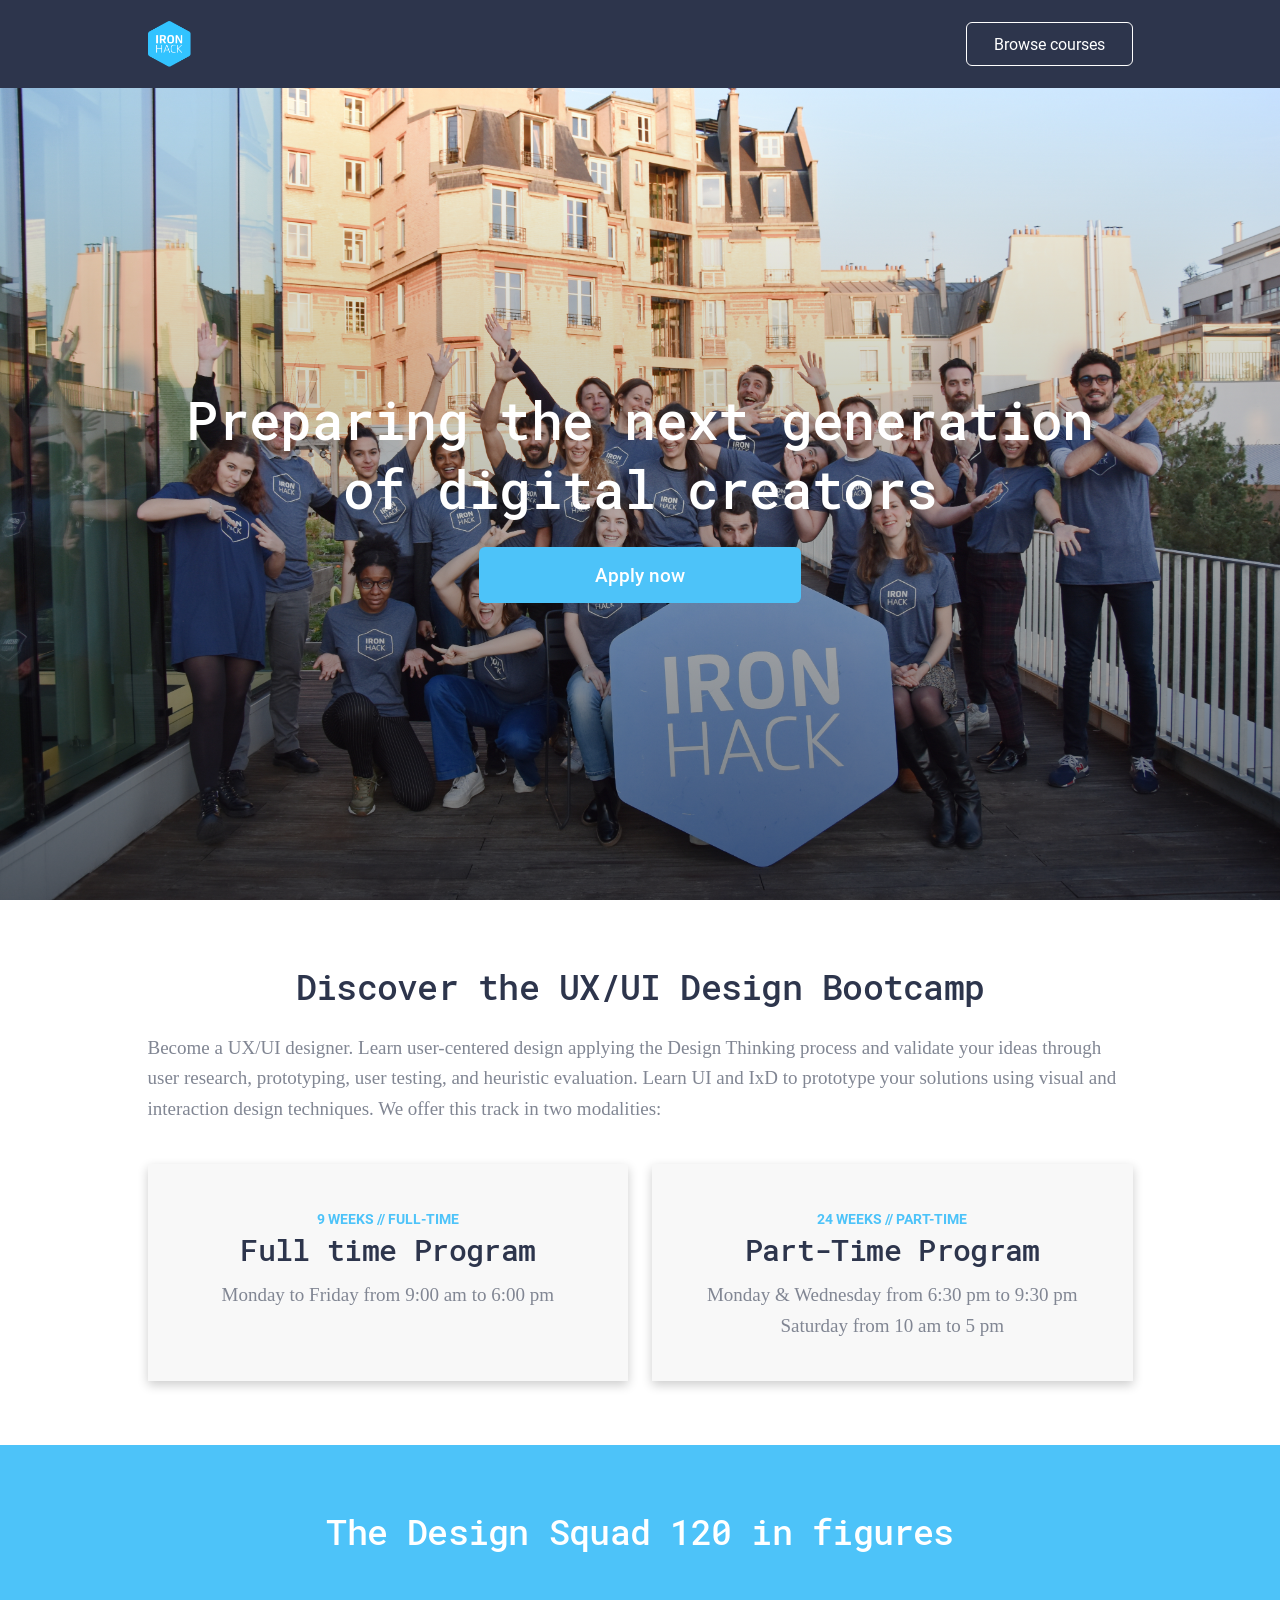
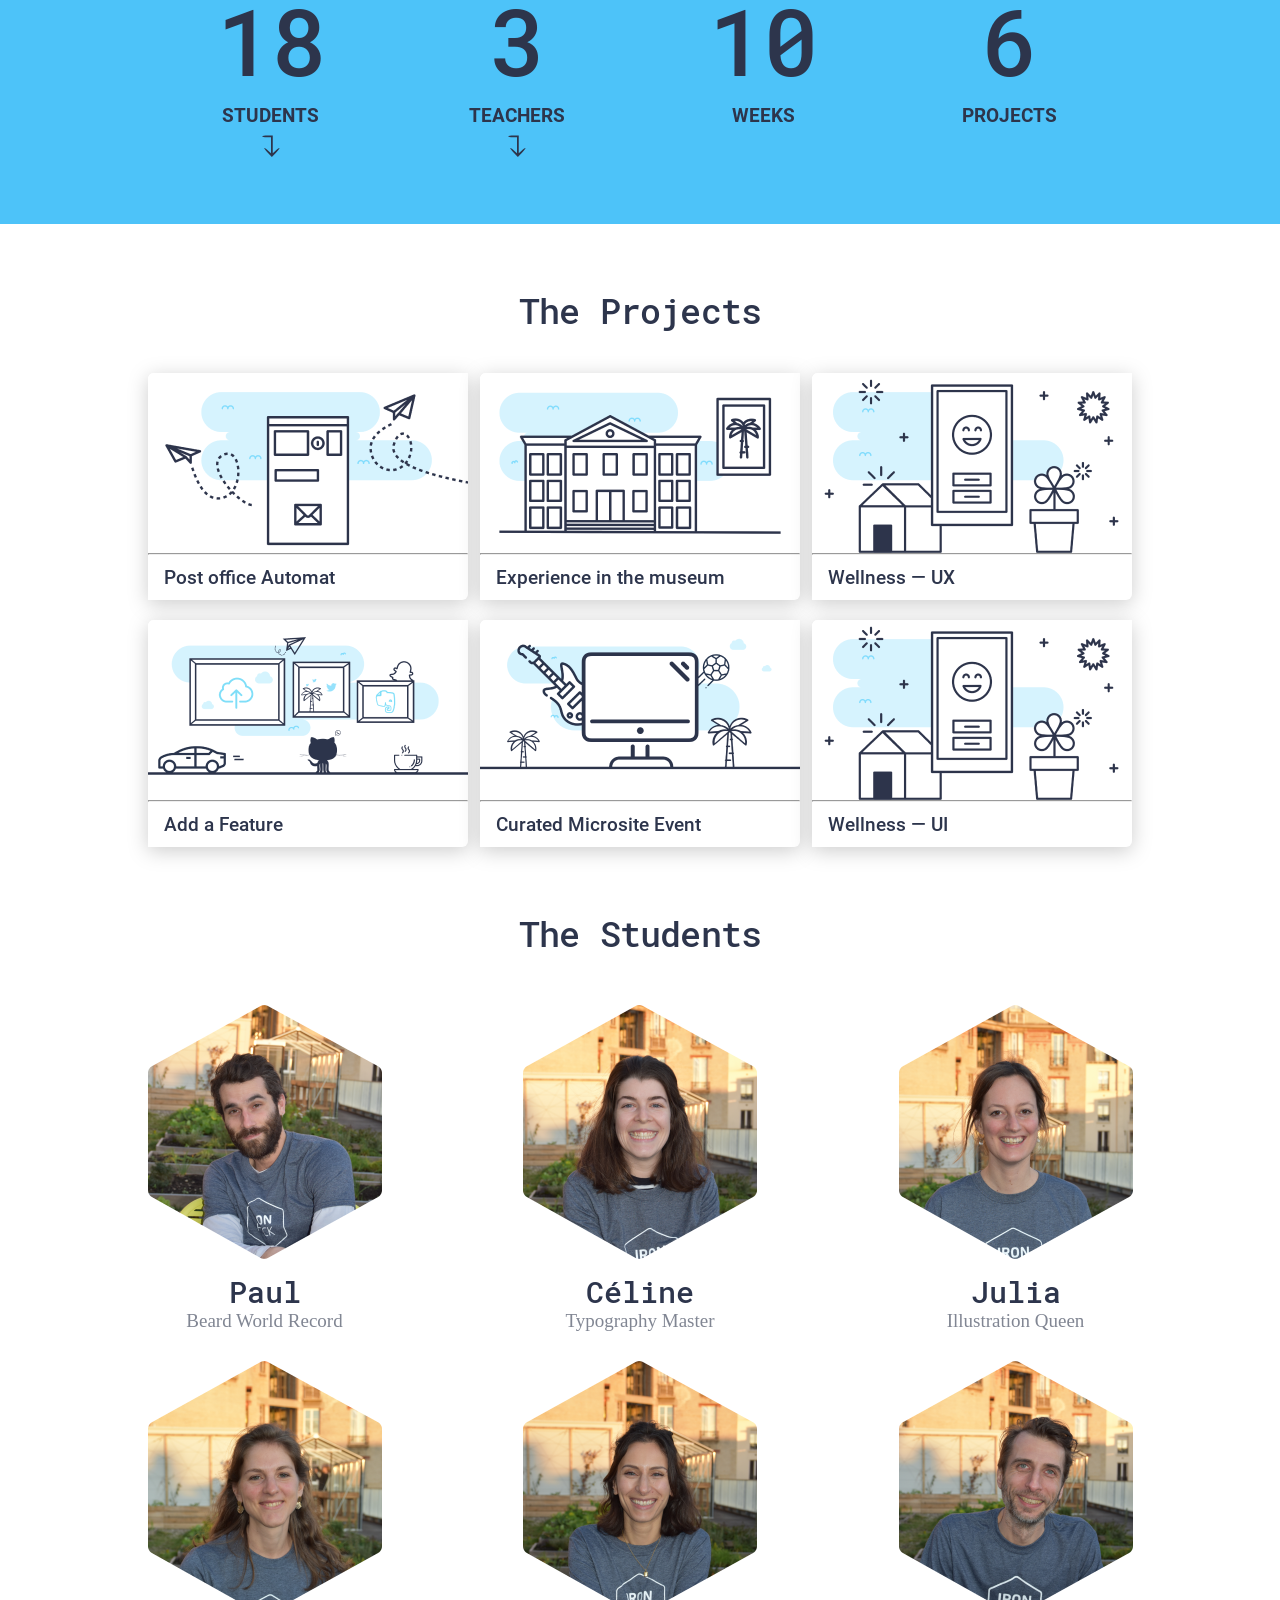
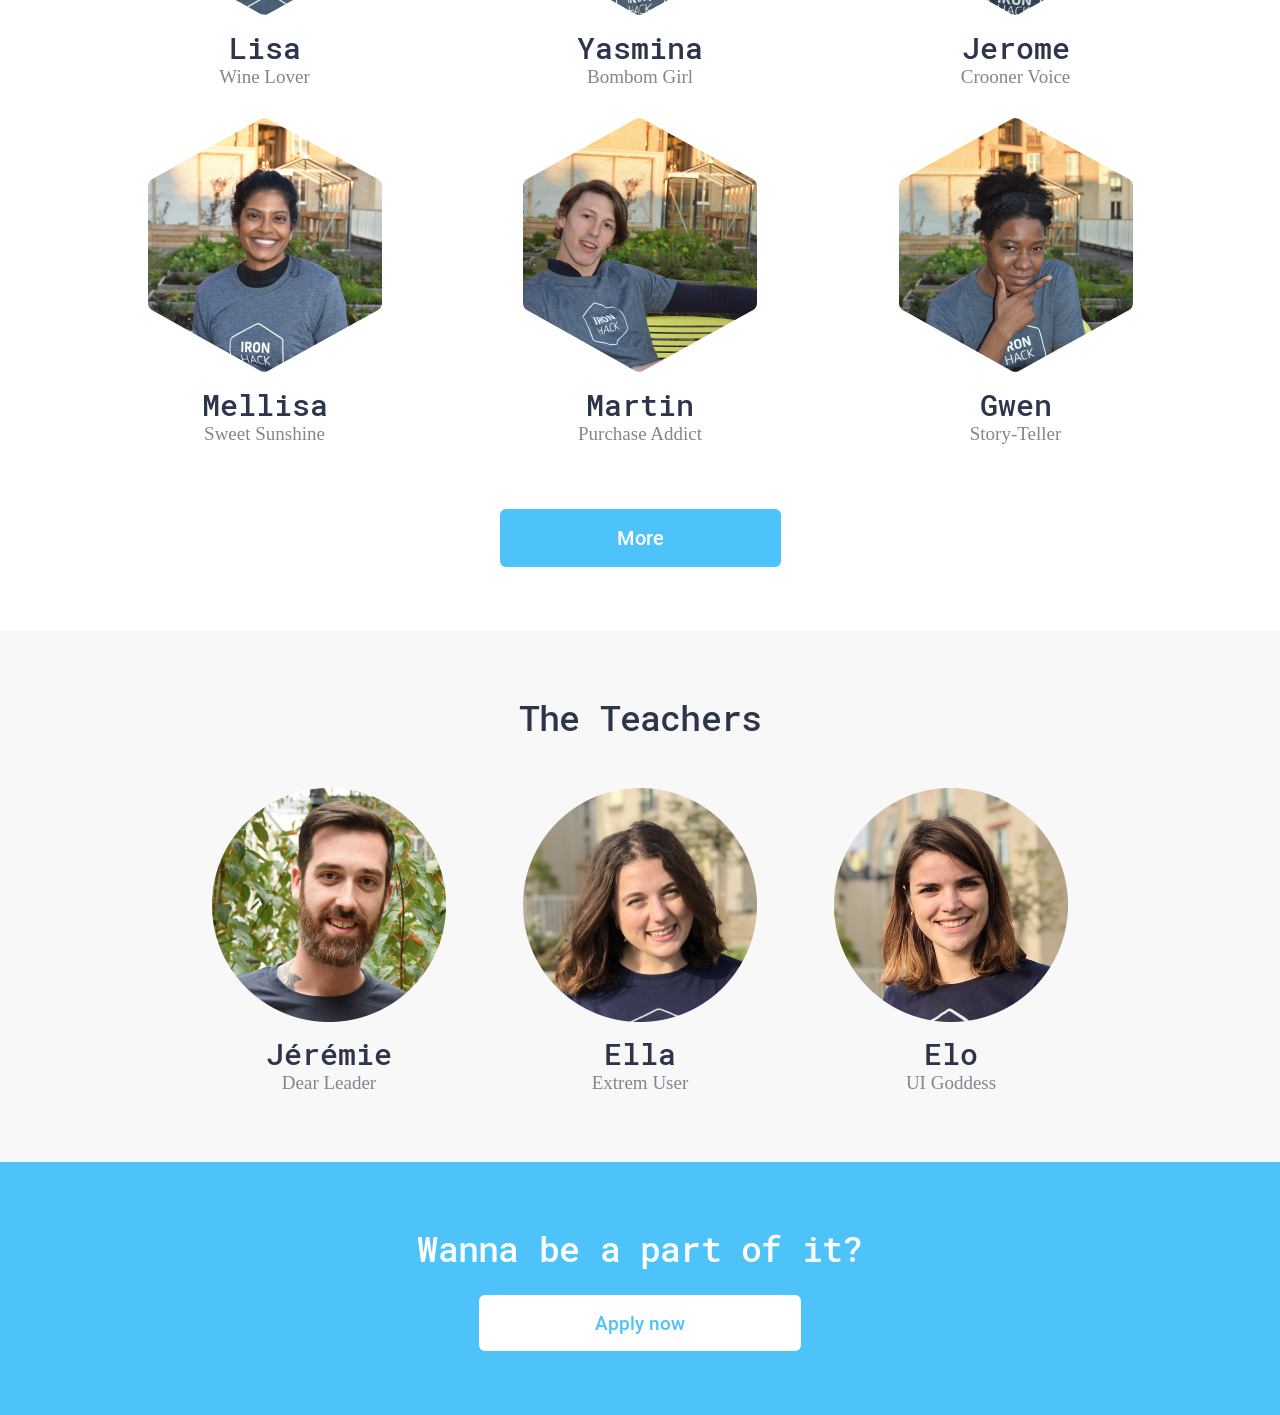
<file: index.html>
<!DOCTYPE >
<html lang="en">
	<head>
		<title>Ironhack</title>
		<meta charset="UTF-8" />
		<meta name="robots" content="none" />
		<meta name="keywords" content="name" />
		<link rel="stylesheet" href="style.css" />

		<link rel="apple-touch-icon" sizes="180x180" href="assets/img/favicon/apple-touch-icon.png" />
		<link rel="icon" type="image/png" sizes="32x32" href="assets/img/favicon/favicon-32x32.png" />
		<link rel="icon" type="image/png" sizes="16x16" href="assets/img/favicon/favicon-16x16.png" />
		<link rel="manifest" href="site.webmanifest" />
		<link rel="mask-icon" href="assets/img/favicon/safari-pinned-tab.svg" color="#4dc3f9" />
		<link rel="shortcut icon" href="/Ironhack-s_Landing_Page.io/favicon.ico" />
		<meta name="msapplication-TileColor" content="#4dc3f9" />
		<meta name="msapplication-config" content="browserconfig.xml" />
		<meta name="theme-color" content="#ffffff" />
	</head>
	<body onresize="adaptiveSize();" onload="adaptiveSize();">
		<nav class="nav">
			<div class="nav__wrapper wrapper adaptive">
				<a href="#" target="_self"><img class="nav__img adaptive" src="assets/img/logo.png" width="44" alt="logo" /></a>
				<!-- TODO: Change attribute 'target' of link below on '_blank' -->
				<a class="nav__catalog-link adaptive" href="#" target="_self">Browse courses</a>
			</div>
		</nav>
		<aside>
			<div class="overlay about-overlay d-n">
				<div class="about-overlay__mw">
					<div class="about-overlay__header">
						<div class="about-overlay__title">
							<h3 class="about-overlay__h3 h3 adaptive" id="firstname"></h3>
							<p class="about-overlay__blue-text blue-text" id="country"></p>
						</div>
						<button class="about-overlay__btn-close btn-close" onclick="statusMWAbout(null, event, 'close');">
							<svg width="32" height="32" viewBox="0 0 32 32" fill="none" xmlns="http://www.w3.org/2000/svg">
								<rect width="32" height="32" rx="16" fill="#4DC3F9" />
								<path
									fill-rule="evenodd"
									clip-rule="evenodd"
									d="M24.6777 7.73654L7.70711 24.7071L7 24L23.9706 7.02944L24.6777 7.73654Z"
									fill="white" />
								<path
									fill-rule="evenodd"
									clip-rule="evenodd"
									d="M24.2635 24.6777L7.29289 7.70711L8 7L24.9706 23.9706L24.2635 24.6777Z"
									fill="white" />
							</svg>
						</button>
					</div>
					<div class="about-overlay__body">
						<div class="about-overlay__block about-overlay__block-left">
							<div class="about-overlay__item">
								<h4 class="about-overlay__h4 h4 adaptive">Character</h4>
								<ul class="about-overlay__list" id="character">
									<li class="about-overlay__text text adaptive"></li>
									<li class="about-overlay__text text adaptive"></li>
									<li class="about-overlay__text text adaptive"></li>
								</ul>
							</div>
							<div class="about-overlay__item">
								<h4 class="about-overlay__h4 h4 adaptive">Hobbies</h4>
								<ul class="about-overlay__list" id="hobbies">
									<li class="about-overlay__text text adaptive"></li>
									<li class="about-overlay__text text adaptive"></li>
									<li class="about-overlay__text text adaptive"></li>
								</ul>
							</div>
							<div class="about-overlay__item">
								<h4 class="about-overlay__h4 h4 adaptive">In a nutshell</h4>
								<p class="about-overlay__text text adaptive" id="in_a_nutshell"></p>
							</div>
						</div>
						<div class="about-overlay__block about-overlay__block-right">
							<p class="about-overlay__text text adaptive" id="biography"></p>
						</div>
					</div>
				</div>
			</div>
			<div class="overlay select-overlay d-n" onclick="hiddenListCountry()">
				<div class="select-overlay__mw">
					<div class="select-overlay__body" id="country-select">
						<input class="select-overlay__blue-text" id="default-selected" value="Argentina" readonly />
						<ul class="select-overlay__list">
							<li onclick="selectedCountry(event);" id="selected">Argentina</li>
							<li onclick="selectedCountry(event);">Russia</li>
							<li onclick="selectedCountry(event);">USA</li>
							<li onclick="selectedCountry(event);">Britain</li>
							<li onclick="selectedCountry(event);">China</li>
						</ul>
					</div>
				</div>
			</div>
			<div class="overlay apply-overlay d-n">
				<div class="apply-overlay__mw">
					<div class="apply-overlay__header">
						<h3 class="apply-overlay__h3 h3 adaptive" id="firstname">Apply</h3>
						<button class="apply-overlay__btn-close btn-close" onclick="statusMWApply(event, 'close');">
							<svg width="32" height="32" viewBox="0 0 32 32" fill="none" xmlns="http://www.w3.org/2000/svg">
								<rect width="32" height="32" rx="16" fill="#4DC3F9" />
								<path
									fill-rule="evenodd"
									clip-rule="evenodd"
									d="M24.6777 7.73654L7.70711 24.7071L7 24L23.9706 7.02944L24.6777 7.73654Z"
									fill="white" />
								<path
									fill-rule="evenodd"
									clip-rule="evenodd"
									d="M24.2635 24.6777L7.29289 7.70711L8 7L24.9706 23.9706L24.2635 24.6777Z"
									fill="white" />
							</svg>
						</button>
					</div>
					<form class="apply-overlay__body">
						<div class="apply-overlay__item">
							<h4 class="apply-overlay__h4 h4 adaptive">About the course</h4>
							<label class="apply-overlay__label" for="country-select">I want to attend this campus</label>
							<div class="apply-overlay__select">
								<div class="apply-overlay__search" onclick="visibleListCountry();">
									<input class="apply-overlay__blue-text" id="countryName" type="text" placeholder="Argentina" readonly />
									<svg class="apply-overlay__triangle" width="10" height="5" viewBox="0 0 10 5" fill="none" xmlns="http://www.w3.org/2000/svg">
										<path fill-rule="evenodd" clip-rule="evenodd" d="M5 5L10 0L0 0L5 5Z" />
									</svg>
								</div>
							</div>
							<button class="apply-overlay__btn btn btn--color--grey adaptive">UX/UI Design Bootcamp Full Time</button>
							<button class="apply-overlay__btn btn btn--color--blue adaptive">Web Development Part time</button>
						</div>
						<div class="apply-overlay__item apply-overlay__item--about-you">
							<h4 class="apply-overlay__h4 h4 adaptive">About you</h4>
							<div class="apply-overlay__name">
								<input class="apply-overlay__input adaptive" id="Name" type="text" placeholder="Name" />
								<input class="apply-overlay__input adaptive" id="Surname" type="text" placeholder="Surname" />
							</div>
							<input class="apply-overlay__input adaptive error" id="Email" type="text" placeholder="Email" />
							<input class="apply-overlay__input adaptive" id="Number" type="text" placeholder="Number" />
						</div>
						<button type="button" class="apply-overlay__btn btn btn--color--blue adaptive" id="apply-btn">Apply now</button>
					</form>
				</div>
			</div>
		</aside>
		<main>
			<div class="hero mb64">
				<div class="hero__wrapper wrapper">
					<!-- TODO: Make a my Typography -->
					<h1 class="adaptive">Preparing the next generation of&nbsp;digital creators</h1>
					<button class="btn btn--color--blue btn-apply adaptive" onclick="statusMWApply(event, 'open');">Apply now</button>
				</div>
			</div>
			<div class="about mb64">
				<div class="about__wrapper wrapper">
					<h2 class="about__h2 h2 h2--color--black adaptive">Discover the UX/UI Design Bootcamp</h2>
					<p class="about__text text adaptive">
						Become a&nbsp;UX/UI designer. Learn user-centered design applying the Design Thinking process and validate your ideas through user
						research, prototyping, user testing, and heuristic evaluation. Learn UI&nbsp;and IxD to&nbsp;prototype your solutions using visual and
						interaction design techniques. We&nbsp;offer this track in&nbsp;two modalities:
					</p>
					<div class="about__body">
						<!-- <a class="about__link" id="full-time" href="#"> -->
						<div class="about__item">
							<p class="about__blue-text blue-text">9&nbsp;weeks // full-time</p>
							<h3 class="about__h3 h3 adaptive">Full time Program</h3>
							<p class="text adaptive">Monday to&nbsp;Friday from 9:00&nbsp;am to&nbsp;6:00&nbsp;pm</p>
						</div>
						<!-- </a> -->
						<!-- <a class="about__link" id="part-time" href="#"> -->
						<div class="about__item">
							<p class="about__blue-text blue-text">24&nbsp;weeks // part-time</p>
							<h3 class="about__h3 h3 adaptive">Part-Time Program</h3>
							<p class="text adaptive">
								Monday &amp;&nbsp;Wednesday from 6:30&nbsp;pm to&nbsp;9:30&nbsp;pm Saturday from 10&nbsp;am to&nbsp;5&nbsp;pm
							</p>
						</div>
						<!-- </a> -->
					</div>
				</div>
			</div>
			<div class="states mb64 pt--pb">
				<div class="states__wrapper wrapper">
					<h2 class="states__h2 h2 h2--color--white adaptive">The Design Squad 120 in&nbsp;figures</h2>
					<div class="states__body">
						<div class="states__item">
							<a class="states__link" href="#students" title='Кликни, чтобы перейти к блоку "Students"'>
								<p class="states__big-text adaptive">18</p>
								<p class="states__normal-text adaptive">students</p>
								<svg
									version="1.0"
									xmlns="http://www.w3.org/2000/svg"
									width="32.000000pt"
									height="32.000000pt"
									viewBox="0 0 32.000000 32.000000"
									preserveAspectRatio="xMidYMid meet">
									<g transform="translate(0.000000,32.000000) scale(0.100000,-0.100000)" fill="none" stroke="none">
										<path
											d="M60 270 c0 -5 23 -10 50 -10 l50 0 0 -92 0 -92 -35 34 c-19 18 -38 30 -42 26 -4 -3 14 -28 40 -54 l47 -47 47 47 c26 26 44 51 40 54 -4 4 -23 -8 -42 -26 l-35 -34 0 102 0 102 -60 0 c-33 0 -60 -4 -60 -10z" />
									</g>
								</svg>
							</a>
						</div>
						<div class="states__item">
							<a class="states__link" href="#teachers" title='Кликни, чтобы перейти к блоку "Teachers"'>
								<p class="states__big-text adaptive">3</p>
								<p class="states__normal-text adaptive">teachers</p>
								<svg
									version="1.0"
									xmlns="http://www.w3.org/2000/svg"
									width="32.000000pt"
									height="32.000000pt"
									viewBox="0 0 32.000000 32.000000"
									preserveAspectRatio="xMidYMid meet">
									<g transform="translate(0.000000,32.000000) scale(0.100000,-0.100000)" fill="none" stroke="none">
										<path
											d="M60 270 c0 -5 23 -10 50 -10 l50 0 0 -92 0 -92 -35 34 c-19 18 -38 30 -42 26 -4 -3 14 -28 40 -54 l47 -47 47 47 c26 26 44 51 40 54 -4 4 -23 -8 -42 -26 l-35 -34 0 102 0 102 -60 0 c-33 0 -60 -4 -60 -10z" />
									</g>
								</svg>
							</a>
						</div>
						<div class="states__item">
							<p class="states__big-text adaptive">10</p>
							<p class="states__normal-text adaptive">weeks</p>
						</div>
						<div class="states__item">
							<p class="states__big-text adaptive">6</p>
							<p class="states__normal-text adaptive">projects</p>
						</div>
					</div>
				</div>
			</div>
			<div class="projects mb64">
				<div class="projects__wrapper wrapper">
					<h2 class="projects__h2 h2 h2--color--black adaptive">The Projects</h2>
					<div class="projects__body">
						<div class="projects__item">
							<img src="assets/img/Project_img_1.png" alt="post office" />
							<hr />
							<h4 class="projects__h4 adaptive">Post office Automat</h4>
						</div>
						<div class="projects__item">
							<img src="assets/img/Project_img_2.png" alt="museum" />
							<hr />
							<h4 class="projects__h4 adaptive">Experience in&nbsp;the museum</h4>
						</div>
						<div class="projects__item">
							<img src="assets/img/Project_img_3.png" alt="home, interface of program and flower" />
							<hr />
							<h4 class="projects__h4 adaptive">Wellness&nbsp;&mdash; UX</h4>
						</div>
						<div class="projects__item">
							<img src="assets/img/Project_img_4.png" alt="a car, GitHub and pictures" />
							<hr />
							<h4 class="projects__h4 adaptive">Add a&nbsp;Feature</h4>
						</div>
						<div class="projects__item">
							<img src="assets/img/Project_img_5.png" alt="monitor" />
							<hr />
							<h4 class="projects__h4 adaptive">Curated Microsite Event</h4>
						</div>
						<div class="projects__item">
							<img src="assets/img/Project_img_6.png" alt="home, interface of program and flower" />
							<hr />
							<h4 class="projects__h4 adaptive">Wellness&nbsp;&mdash; UI</h4>
						</div>
					</div>
				</div>
			</div>
			<div class="students mb64" id="students">
				<div class="students__wrapper wrapper">
					<h2 class="students__h2 h2 h2--color--black adaptive">The Students</h2>
					<div class="students__body">
						<div class="students__item">
							<button class="students__link link-on-modal" onclick="statusMWAbout('Paul', event, 'open');">
								<img class="students__img" src="assets/img/Paul.png" alt="man" />
							</button>
							<h3 class="students__h3 h3 adaptive">Paul</h3>
							<p class="students__text text adaptive">Beard World Record</p>
						</div>
						<div class="students__item">
							<button class="students__link link-on-modal" onclick="statusMWAbout('Céline', event, 'open');">
								<img class="students__img" src="assets/img/Céline.png" alt="woman" />
							</button>
							<h3 class="students__h3 h3 adaptive">Céline</h3>
							<p class="students__text text adaptive">Typography Master</p>
						</div>
						<div class="students__item">
							<button class="students__link link-on-modal" onclick="statusMWAbout('Julia', event, 'open');">
								<img class="students__img" src="assets/img/Julia.png" alt="woman" />
							</button>
							<h3 class="students__h3 h3 adaptive">Julia</h3>
							<p class="students__text text adaptive">Illustration Queen</p>
						</div>
						<div class="students__item">
							<button class="students__link link-on-modal" onclick="statusMWAbout('Lisa', event, 'open');">
								<img class="students__img" src="assets/img/Lisa.png" alt="woman" />
							</button>
							<h3 class="students__h3 h3 adaptive">Lisa</h3>
							<p class="students__text text adaptive">Wine Lover</p>
						</div>
						<div class="students__item">
							<button class="students__link link-on-modal" onclick="statusMWAbout('Yasmina', event, 'open');">
								<img class="students__img" src="assets/img/Yasmina.png" alt="woman" />
							</button>
							<h3 class="students__h3 h3 adaptive">Yasmina</h3>
							<p class="students__text text adaptive">Bombom Girl</p>
						</div>
						<div class="students__item">
							<button class="students__link link-on-modal" onclick="statusMWAbout('Jerome', event, 'open');">
								<img class="students__img" src="assets/img/Jerome.png" alt="man" />
							</button>
							<h3 class="students__h3 h3 adaptive">Jerome</h3>
							<p class="students__text text adaptive">Crooner Voice</p>
						</div>
						<div class="students__item">
							<button class="students__link link-on-modal" onclick="statusMWAbout('Mellisa', event, 'open');">
								<img class="students__img" src="assets/img/Mellisa.png" alt="woman" />
							</button>
							<h3 class="students__h3 h3 adaptive">Mellisa</h3>
							<p class="students__text text adaptive">Sweet Sunshine</p>
						</div>
						<div class="students__item">
							<button class="students__link link-on-modal" onclick="statusMWAbout('Martin', event, 'open');">
								<img class="students__img" src="assets/img/Martin.png" alt="man" />
							</button>
							<h3 class="students__h3 h3 adaptive">Martin</h3>
							<p class="students__text text adaptive">Purchase Addict</p>
						</div>
						<div class="students__item">
							<button class="students__link link-on-modal" onclick="statusMWAbout('Gwen', event, 'open');">
								<img class="students__img" src="assets/img/Gwen.png" alt="woman" />
							</button>
							<h3 class="students__h3 h3 adaptive">Gwen</h3>
							<p class="students__text text adaptive">Story-Teller</p>
						</div>
						<div class="students__item d-n" id="visibility-change">
							<button class="students__link link-on-modal" onclick="statusMWAbout('Christophe', event, 'open');">
								<img class="students__img" src="assets/img/Christophe.png" alt="man" />
							</button>
							<h3 class="students__h3 h3 adaptive">Christophe</h3>
							<p class="students__text text adaptive">Gru’s Bestfriend</p>
						</div>
						<div class="students__item d-n" id="visibility-change">
							<button class="students__link link-on-modal" onclick="statusMWAbout('Agathe', event, 'open');">
								<img class="students__img" src="assets/img/Agathe.png" alt="woman" />
							</button>
							<h3 class="students__h3 h3 adaptive">Agathe</h3>
							<p class="students__text text adaptive">Creativity Saver</p>
						</div>
						<div class="students__item d-n" id="visibility-change">
							<button class="students__link link-on-modal" onclick="statusMWAbout('Oriana', event, 'open');">
								<img class="students__img" src="assets/img/Oriana.png" alt="woman" />
							</button>
							<h3 class="students__h3 h3 adaptive">Oriana</h3>
							<p class="students__text text adaptive">Party Manager</p>
						</div>
						<div class="students__item d-n" id="visibility-change">
							<button class="students__link link-on-modal" onclick="statusMWAbout('Cecilia', event, 'open');">
								<img class="students__img" src="assets/img/Cecilia.png" alt="woman" />
							</button>
							<h3 class="students__h3 h3 adaptive">Cecilia</h3>
							<p class="students__text text adaptive">Salsa Teacher</p>
						</div>
						<div class="students__item d-n" id="visibility-change">
							<button class="students__link link-on-modal" onclick="statusMWAbout('Fabien', event, 'open');">
								<img class="students__img" src="assets/img/Fabien.png" alt="man" />
							</button>
							<h3 class="students__h3 h3 adaptive">Fabien</h3>
							<p class="students__text text adaptive">Agile Boss</p>
						</div>
						<div class="students__item d-n" id="visibility-change">
							<button class="students__link link-on-modal" onclick="statusMWAbout('Pierre-Etienne', event, 'open');">
								<img class="students__img" src="assets/img/PE.png" alt="man" />
							</button>
							<h3 class="students__h3 h3 adaptive">Pierre-Etienne</h3>
							<p class="students__text text adaptive">Mario Kart Champion</p>
						</div>
						<div class="students__item d-n" id="visibility-change">
							<button class="students__link link-on-modal" onclick="statusMWAbout('Morgan', event, 'open');">
								<img class="students__img" src="assets/img/Morgan.png" alt="man" />
							</button>
							<h3 class="students__h3 h3 adaptive">Morgan</h3>
							<p class="students__text text adaptive">Micro-Interactions Boss</p>
						</div>
						<div class="students__item d-n" id="visibility-change">
							<button class="students__link link-on-modal" onclick="statusMWAbout('Margot', event, 'open');">
								<img class="students__img" src="assets/img/Margot.png" alt="woman" />
							</button>
							<h3 class="students__h3 h3 adaptive">Margot</h3>
							<p class="students__text text adaptive">Yogi Master</p>
						</div>
						<div class="students__item d-n" id="visibility-change">
							<button class="students__link link-on-modal" onclick="statusMWAbout('François', event, 'open');">
								<img class="students__img" src="assets/img/François.png" alt="man" />
							</button>
							<h3 class="students__h3 h3 adaptive">François</h3>
							<p class="students__text text adaptive">Speedy DJ</p>
						</div>
					</div>
					<div class="students__footer">
						<div class="students__btn btn btn-apply btn--color--blue visibility-btn" onclick="showMoreStudent();">More</div>
					</div>
				</div>
			</div>
			<div class="teachers pt--pb" id="teachers">
				<div class="teachers__wrapper wrapper">
					<h2 class="teachers__h2 h2 h2--color--black adaptive">The Teachers</h2>
					<div class="teachers__body">
						<div class="teachers__item">
							<button class="teachers__link link-on-modal" href="#" onclick="statusMWAbout('Jérémie', event, 'open');">
								<img class="teachers__img" src="assets/img/Jérémie.png" alt="man" />
							</button>
							<h3 class="teachers__h3 h3 adaptive">Jérémie</h3>
							<p class="teachers__text text adaptive">Dear Leader</p>
						</div>
						<div class="teachers__item">
							<button class="teachers__link link-on-modal" href="#" onclick="statusMWAbout('Ella', event, 'open');">
								<img class="teachers__img" src="assets/img/Ella.png" alt="woman" />
							</button>
							<h3 class="teachers__h3 h3 adaptive">Ella</h3>
							<p class="teachers__text text adaptive">Extrem User</p>
						</div>
						<div class="teachers__item">
							<button class="teachers__link link-on-modal" href="#" onclick="statusMWAbout('Elo', event, 'open');">
								<img class="teachers__img" src="assets/img/Elo.png" alt="woman" />
							</button>
							<h3 class="teachers__h3 h3 adaptive">Elo</h3>
							<p class="teachers__text text adaptive">UI Goddess</p>
						</div>
					</div>
				</div>
			</div>
		</main>
		<footer class="pt--pb">
			<div class="wrapper">
				<h2 class="h2 h2--color--white adaptive">Wanna be&nbsp;a&nbsp;part of&nbsp;it?</h2>
				<button class="btn btn--color--white btn-apply adaptive" onclick="statusMWApply(event, 'open');">Apply now</button>
			</div>
		</footer>
		<script src="assets/js/script.js"></script>
	</body>
</html>
</file>
<file: style.css>
@import 'assets/css/fonts.css';

@import 'assets/css/var.css';

* {
	margin: 0;
	padding: 0;
	box-sizing: border-box;
}

a {
	text-decoration: none;
}

html {
	scroll-behavior: smooth;
}

button {
	background: none;
	border: none;
	text-decoration: none;
}

h1 {
	--font-size: 36 56;
	margin-bottom: 24px;
	text-align: center;
	font-family: 'Roboto Mono';
	font-weight: 500;
	font-size: 56px;
	letter-spacing: -0.72px;
	color: var(--text__color-light);
}

.overlay {
	position: fixed;
	top: 0;
	left: 0;
	right: 0;
	bottom: 0;
	width: 100%;
	height: 100vh;
	background-color: rgba(0, 0, 0, 0.5);
	z-index: 1;
}

.d-n {
	display: none;
}

.rotate {
	transform: rotate(180deg);
}

.wrapper {
	position: relative;
	max-width: calc(1015px - 10px);
	margin: 0 auto;
	padding: 0 10px;
}

.mb64 {
	margin-bottom: 64px;
}

.pt--pb {
	padding: 64px 0;
}

.btn {
	--font-size: 16 20;
	text-align: center;
	font-family: 'Roboto Medium';
	font-size: 20px;
	border-radius: 6px;
}

.btn-apply {
	--padding: 12 17 112 117;
	padding: 17px 117px;
	cursor: pointer;
}

.btn--color--blue {
	color: var(--text__color-light);
	background-color: var(--bg__color-blue);
}

.btn--color--white {
	color: var(--primary__blue);
	background-color: var(--primary__white);
}
.btn--color--grey {
	color: #afb2bb;
	background-color: #dcdcdc;
}

.h2 {
	--font-size: 28 36;
	font-family: 'Roboto Mono';
	font-size: 36px;
	font-weight: 500;
	letter-spacing: -0.76px;
}

.h2--color--white {
	color: var(--text__color-light);
}

.h2--color--black {
	color: var(--text__color-dark);
}

.h3 {
	--font-size: 22 32;
	font-family: 'Roboto Mono';
	font-size: 32px;
	font-weight: 500;
	line-height: 30px;
	color: var(--text__color-dark);
}

.h4 {
	font-family: 'Roboto Mono';
	font-size: 20px;
	font-weight: 500;
}

.text {
	--font-size: 14 20;
	font-family: 'Roboto';
	font-size: 20px;
	font-weight: 400;
	line-height: 160%;
	color: var(--text__color-grey);
}

.blue-text {
	font-family: 'Roboto Bold';
	font-size: 14px;
	font-weight: 700;
	line-height: 30px;
	text-transform: uppercase;
	color: var(--primary__blue);
}

.btn-close {
	width: 32px;
	height: 32px;
	cursor: pointer;
}

.select-overlay {
	background: none;
	z-index: 2;
}

.select-overlay__mw {
	position: fixed;
	top: 50px;
	right: 20px;
	left: 20px;
	bottom: 100px;
	max-width: calc(492px - 20px);
	margin: 0 auto;
	height: 652px;
	padding: 142px 20px;
	border-radius: 15px;
	text-align: left !important;
	background-color: rgba(0, 0, 0, 0.21);
}
.select-overlay ul {
	width: 100%;
}

.select-overlay li {
	padding: 10px 0;
	min-height: 37.273px;
	text-align: center;
	list-style: none;
}
.select-overlay li {
	color: var(--text__color-dark);
	background-color: #f4f0ec;
}
.select-overlay #selected {
	color: #808080;
	background-color: #dcdcdc;
}
.select-overlay li:hover {
	color: var(--text__color-light);
	background-color: var(--bg__color-blue);
}
.select-overlay li:not(:last-child) {
	border-bottom: 2px solid #afb2bb;
}

.about-overlay__mw {
	position: fixed;
	top: 100px;
	right: 20px;
	left: 20px;
	bottom: 100px;
	max-width: calc(1015px - 20px);
	margin: 0 auto;
	height: fit-content;
	padding: 20px 20px;
	border-radius: 15px;
	text-align: left !important;
	background-color: #f8f8f8;
}

.apply-overlay__mw {
	position: fixed;
	top: 50px;
	right: 20px;
	left: 20px;
	bottom: 50px;
	max-width: calc(492px - 20px);
	margin: 0 auto;
	height: fit-content;
	padding: 20px 20px;
	border-radius: 15px;
	text-align: left !important;
	background-color: #f8f8f8;
}

.about-overlay__header {
	margin-bottom: 20px;
	max-width: 100%;
	display: flex;
	flex-direction: row;
	justify-content: space-between;
}

.apply-overlay__header {
	margin-bottom: 20px;
	max-width: 100%;
	display: flex;
	flex-direction: row;
	justify-content: space-between;
}

.about-overlay__title {
	display: flex;
	flex-direction: row;
	align-items: center;
	gap: 10px;
}
.about-overlay__body {
	display: flex;
	align-items: stretch;
	gap: 20px;
}

.apply-overlay__body {
	display: flex;
	max-width: 100%;
	flex-direction: column;
	align-items: flex-start;
	gap: 20px;
}

.about-overlay__item {
	display: flex;
	flex-direction: column;
	gap: 5px;
}

.apply-overlay__item {
	width: 100%;
	display: flex;
	flex-direction: column;
	gap: 15px;
}

.about-overlay__block {
	display: flex;
	flex-direction: column;
	justify-content: space-between;
	min-height: inherit;
}
.about-overlay__block-left {
	min-width: fit-content;
	height: auto;
}
.about-overlay__block-left p,
.about-overlay__block-left h4 {
	max-width: 157px;
}

.apply-overlay__h4 {
	text-align: center;
}
.apply-overlay__label {
	font-family: 'Roboto Medium';
	font-size: 12px;
	color: #afb2bb;
}
.apply-overlay__select {
	vertical-align: middle;
	font-family: 'Roboto Medium';
	font-size: 14px;
	font-weight: 500;
}

.select-overlay__body {
	width: 100%;
	display: flex;
	flex-direction: column;
	vertical-align: middle;
	font-family: 'Roboto Medium';
	font-size: 14px;
	font-weight: 500;
	border: none;
}

.about-overlay__block-right {
	padding-left: 20px;
	vertical-align: middle;
	max-width: 100%;
	gap: 10px;
	border-left: 1px solid var(--primary__dark-blue);
}
.about-overlay__list {
	padding-left: 20px;
	display: flex;
	flex-direction: column;
	gap: 5px;
}
.apply-overlay__search {
	padding: 10px 11px;
	width: 100%;
	display: flex;
	flex-direction: row;
	justify-content: space-between;
	align-items: center;
	height: fit-content;
	border-bottom: 2px solid #1e2534;
	background: var(--primary__white);
}

.apply-overlay__search path {
	fill: #1e2534;
}

.apply-overlay__blue-text {
	display: inline-block;
	position: relative;
	width: 100%;
	height: fit-content;
	color: #4dc3f9;
	border: none;
}

.apply-overlay__blue-text::-webkit-search-cancel-button {
	display: none;
}

.select-overlay__blue-text {
	padding: 10px 11px;
	display: inline-block;
	vertical-align: middle;
	height: fit-content;
	color: #4dc3f9;
	border: none;
	border-bottom: 2px solid #1e2534;
	background: var(--primary__white);
}

.select-overlay input {
	width: 100%;
}

.apply-overlay__blue-text:focus {
	outline: none;
	border: none;
}

.apply-overlay__blue-text::placeholder {
	color: #afb2bb;
}

.apply-overlay__name {
	display: flex;
	flex-direction: row;
	gap: 20px;
	max-width: 472px;
}

.apply-overlay__btn {
	padding: 15px 64px;
	width: 100%;
}
.apply-overlay__input {
	width: 100%;
	padding: 14px 0;
	text-align: center;
	--font-size: 12 16;
	font-family: 'Roboto';
	font-size: 16px;
	font-weight: 400;
	line-height: 160%;
	color: var(--text__color-grey);
	background-color: #f4f0ec;
	border: none;
	border-radius: 6px;
}
.apply-overlay__input:focus {
	outline: none;
}
.error {
	color: red;
	border: 2px solid red;
}

.error::placeholder {
	color: red;
}

.link-on-modal {
	cursor: pointer;
}

.nav {
	min-height: 88px;
	background-color: var(--primary__dark-blue);
}

.nav__wrapper {
	min-height: inherit;
	display: flex;
	flex-direction: row;
	justify-content: space-between;
	align-items: center;
}

.nav__catalog-link {
	/* TODO: Сделать свои пропорции размеров для разных экранов */
	--font-size: 14 16;
	--padding: 10 12 25 27;
	padding: 12px 27px;
	text-align: center;
	font-family: 'Roboto Regular';
	font-weight: 400;
	font-size: 16px;
	/* TODO: Скопировать код снизу в GitHub */
	/* ? Это код записи значения clamp() свойства font-size. Данный код изменяет размер шрифта при изменении ширины окна. Clamp() - замена тому же @mixin в SASS, при помощи которого там создавался адаптивный шрифт. И это значение поддерживается всеми современными браузерами, но до сих пор не добавлено в поддержку Emmet и JS, поэтому там этого значения не видно. */
	/*
		--font-size__min: 14;
		--font-size__max: 16;
		--difference: calc(var(--font-size__max) - var(--font-size__min)); 
		font-size: clamp(
		(var(--font-size__min) * 1px),
		((var(--font-size__min) * 1px) + var(--difference) * (100vw / var(--layout-size))),
		(var(--font-size__max) * 1px)
	); */
	color: var(--text__color-light);
	border: 1px solid var(--text__color-light);
	border-radius: 6px;
}

.nav__img {
	--width: 40 44;
	width: 44px;
}

.hero {
	max-width: 100%;
	/* ? Здесь происходит чудо. Дело в том, что background поддерживает несколько слоёв фона, которые можно задать через запятую. Первый фон перекрывает второй, второй же третий и так далее. В данном премера на фон наложена маска в виде градиента. Этот метод можно ассоциировать со слоями в Photoshop, тот же принцип. */
	background: linear-gradient(180deg, rgba(0, 0, 0, 0) 0%, rgba(0, 0, 0, 0.5) 100%), url('assets/img/IronHack.png') no-repeat center center/cover;
}

.hero__wrapper {
	min-height: calc(100vh - 88px); /* mob: 100vh - 77px */
	display: flex;
	flex-direction: column;
	align-items: center;
	justify-content: center;
	text-align: center;
	color: var(--text__color-light);
}

.about__body {
	gap: 24px;
	display: flex;
	flex-direction: row;
	justify-content: space-between;
}

.about__item {
	padding: 40px 26px;
	display: flex;
	flex-direction: column;
	align-items: center;
	max-width: 492px;
	width: 100%;
	text-align: center;
	background-color: #f8f8f8;
	box-shadow: 0 4px 10px rgba(0, 0, 0, 0.2);
}

.about__h2 {
	margin-bottom: 24px;
	text-align: center;
}

.about__h3 {
	margin-bottom: 16px;
	letter-spacing: -0.64px;
}

.about__text {
	margin-bottom: 40px;
}

.states {
	color: var(--text__color-dark);
	background-color: var(--bg__color-blue);
}
.states__h2 {
	margin-bottom: 24px;
	text-align: center;
}
.states__body {
	display: grid;
	grid-template-columns: repeat(auto-fit, minmax(114px, 1fr));
	row-gap: 30px;
}
.states__item {
	text-align: center;
}
.states__link {
	color: inherit;
}
.states__link svg {
	width: 28px;
	height: 28px;
}
.states__link path {
	fill: var(--primary__dark-blue);
}
.states__link,
.states__link path {
	transition: all 0.5s;
}
.states__link:hover,
.states__link:hover path {
	color: var(--text__color-light);
	fill: var(--text__color-light);
}
.states__big-text {
	--font-size: 80 96;
	font-family: 'Roboto Mono';
	font-size: 96px;
	font-weight: 500;
	letter-spacing: -1.92px; /* -1.8px */
}
.states__normal-text {
	--font-size: 16 20;
	font-family: 'Roboto Bold';
	font-size: 20px;
	font-weight: 500;
	line-height: 160%; /* 95% */
	text-transform: uppercase;
}

.projects__body {
	display: grid;
	grid-template-columns: repeat(auto-fit, minmax(320px, 320px));
	column-gap: 12px;
	row-gap: 20px;
	justify-content: center;
}
.projects__item {
	width: 100%;
	background-color: #fff;
	border-radius: 6px 0;
	filter: drop-shadow(0px 4px 10px rgba(0, 0, 0, 0.2));
}
.projects__item img {
	object-fit: cover;
	width: 100%;
}
.projects__h2 {
	margin-bottom: 40px;
	text-align: center;
}
.projects__item hr {
	margin-bottom: 11px;
}
.projects__h4 {
	--font-size: 16 20;
	margin-left: 16px;
	margin-bottom: 11px;
	font-family: 'Roboto Medium';
	font-size: 20px;
	font-weight: 500;
	color: var(--text__color-dark);
}

.students__body {
	margin-bottom: 60px;
	position: relative;
	display: grid;
	grid-template-columns: repeat(auto-fit, minmax(234px, 234px));
	justify-content: space-between;
	align-items: center;
	row-gap: 24px;
	column-gap: 77px;
}
.students__item {
	width: 100%;
	text-align: center;
	align-items: center;
}
.students__item img {
	margin-bottom: 16px;
	object-fit: cover;
	width: 100%;
}
.students__h2 {
	margin-bottom: 48px;
	text-align: center;
}
.students__footer {
	display: flex;
	flex-direction: column;
	align-items: center;
}
.students__btn {
	display: block;
	cursor: pointer;
}

.teachers {
	background-color: #f8f8f8;
}
.teachers__h2 {
	margin-bottom: 48px;
	text-align: center;
}
.teachers__body {
	display: grid;
	grid-template-columns: repeat(auto-fit, minmax(234px, 234px));
	column-gap: 77px;
	row-gap: 24px;
	justify-content: center;
}
.teachers__item {
	width: 100%;
	text-align: center;
}
.teachers__item img {
	margin-bottom: 16px;
	object-fit: cover;
	width: 100%;
}

footer {
	text-align: center;
	background-color: var(--bg__color-blue);
}

footer h2 {
	margin-bottom: 24px;
}

@media screen and (max-width: 992px) {
	.about__text {
		text-align: center;
	}
	.about__body {
		flex-wrap: wrap;
		justify-content: center;
	}
	.students__body {
		column-gap: 38px;
	}
}

@media screen and (max-width: 768px) {
	.nav__img {
		width: 40px;
	}
	.nav__catalog-link {
		padding: 10px 25px;
		font-size: 12px;
	}
	.hero h1 {
		font-size: 36px;
	}
	.btn-apply {
		padding: 12px 112px;
		font-size: 16px;
	}
	.students__body {
		grid-template-columns: repeat(auto-fit, minmax(200px, 200px));
		column-gap: 16px;
	}
	.teachers__body {
		display: flex;
		flex-direction: row;
		flex-wrap: wrap;
		align-items: center;
		gap: 16px;
	}
	.teachers__item {
		max-width: 234px;
	}
}

@media screen and (max-width: 576px) {
	.about__item {
		max-width: 320px;
	}
	.states__body {
		grid-template-columns: 1fr 1fr;
	}
	.students__body {
		display: flex;
		flex-direction: row;
		flex-wrap: wrap;
		justify-content: center;
		gap: 16px;
	}
	.students__item {
		max-width: 156px;
	}
	.teachers__item {
		max-width: 156px;
	}
}

@media screen and (max-width: 375px) {
	.mb64 {
		margin-bottom: 44px;
	}
	.pt--pb {
		padding: 44px 0;
	}
	.hero__wrapper {
		min-height: 692px;
	}
	.about__body {
		gap: 12px;
	}
	.about__item {
		max-width: 280px;
	}
	.projects__body {
		grid-template-columns: repeat(auto-fit, minmax(280px, 280px));
	}
}
</file>
